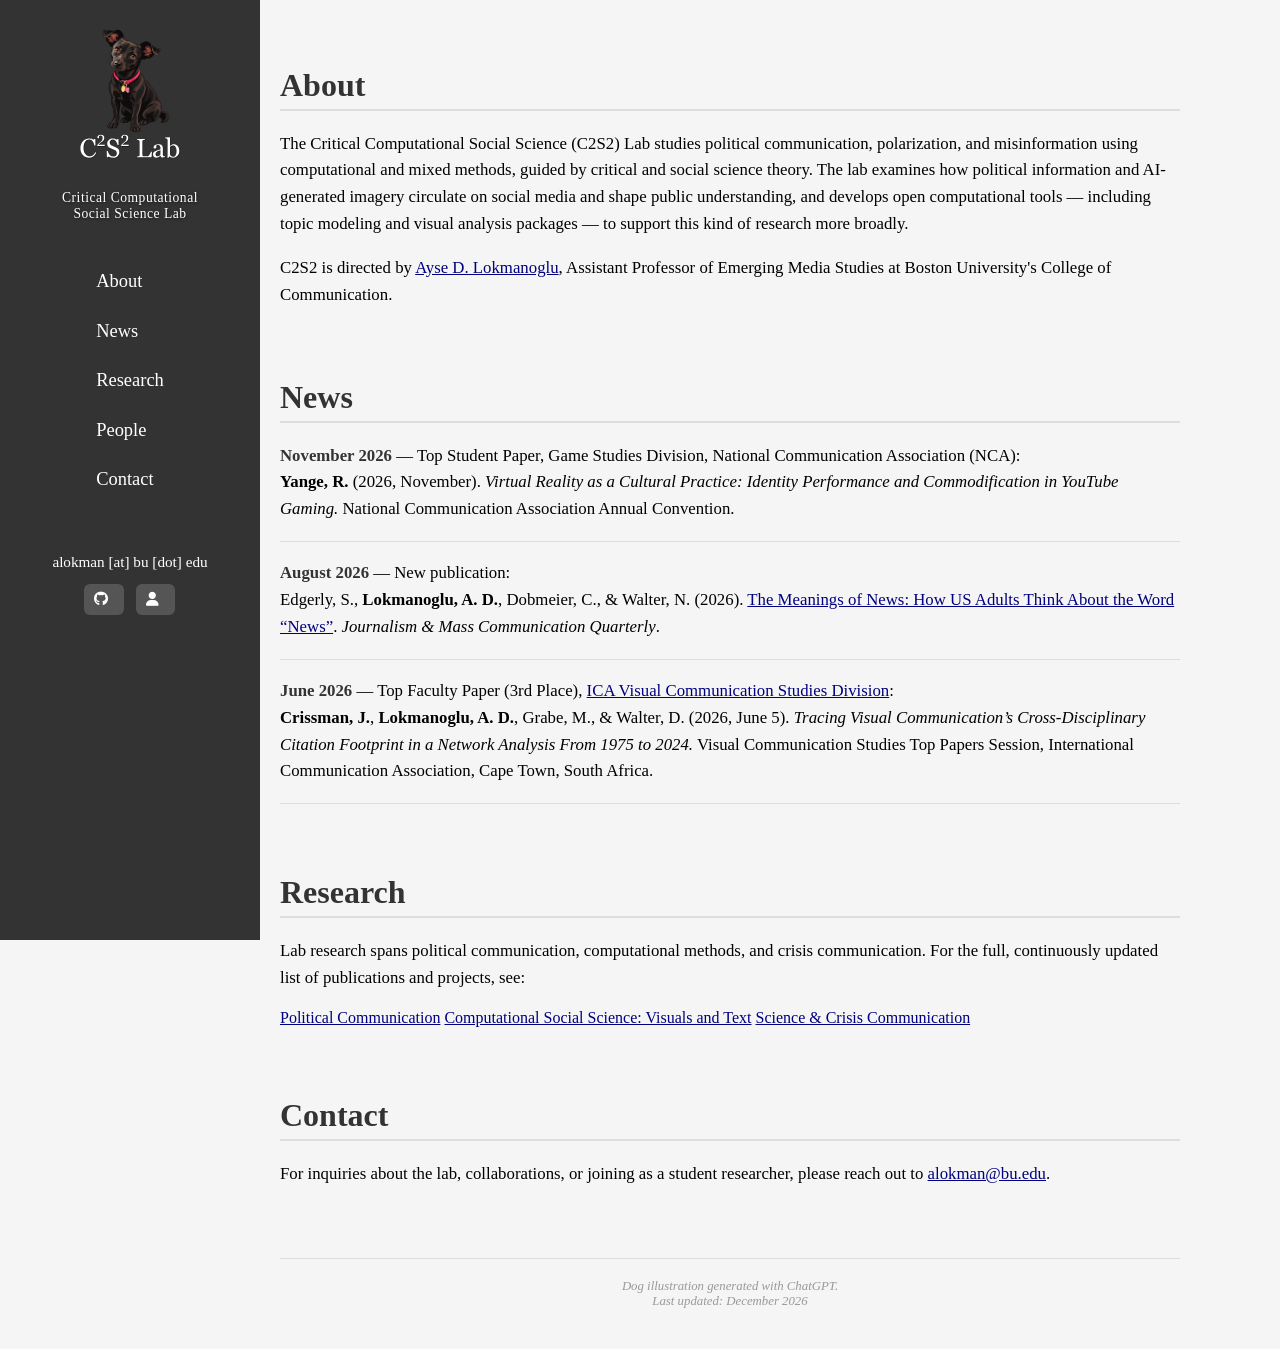
<file: index.html>
<!DOCTYPE html>
<html lang="en">
<head>
  <meta charset="UTF-8">
  <meta name="viewport" content="width=device-width, initial-scale=1.0">
  <title>C2S2 Lab</title>
  <link rel="stylesheet" href="style.css">
  <link rel="stylesheet" href="https://cdnjs.cloudflare.com/ajax/libs/font-awesome/6.5.0/css/all.min.css">
</head>
<body>
  <aside class="sidebar">
    <div class="sidebar-brand">
      <img class="sidebar-brand-img" src="img/C2S2.svg" alt="C2S2 Lab logo with mascot dog">
    </div>
    <div class="sidebar-tagline">Critical Computational<br>Social Science Lab</div>
    <nav>
      <ul>
        <li><a href="index.html#about">About</a></li>
        <li><a href="index.html#news">News</a></li>
        <li><a href="index.html#research">Research</a></li>
        <li><a href="people.html">People</a></li>
        <li><a href="index.html#contact">Contact</a></li>
      </ul>
    </nav>
    <div class="contact-info">
      <p>alokman [at] bu [dot] edu</p>
      <div class="social-links">
        <a href="https://github.com/aysedeniz09/C2S2" target="_blank"><i class="fab fa-github"></i></a>
        <a href="https://aysedeniz09.github.io/" target="_blank"><i class="fas fa-user"></i></a>
      </div>
    </div>
  </aside>

  <main class="main-content">
    <section id="about">
      <h2>About</h2>
      <p>
        The Critical Computational Social Science (C2S2) Lab studies political communication, polarization, and
        misinformation using computational and mixed methods, guided by critical and social science theory. The
        lab examines how political information and AI-generated imagery circulate on social media and shape
        public understanding, and develops open computational tools &mdash; including topic modeling and visual
        analysis packages &mdash; to support this kind of research more broadly.
      </p>
      <p>
        C2S2 is directed by <a href="https://aysedeniz09.github.io/" target="_blank">Ayse D. Lokmanoglu</a>,
        Assistant Professor of Emerging Media Studies at Boston University's College of Communication.
      </p>
    </section>

    <section id="news">
      <h2>News</h2>
      <ul class="news-list">
  <li>
    <span class="news-date">November 2026</span> &mdash; Top Student Paper, Game Studies Division, National Communication Association (NCA):<br>
    <strong>Yange, R.</strong> (2026, November). <em>Virtual Reality as a Cultural Practice: Identity Performance and Commodification in YouTube Gaming.</em> National Communication Association Annual Convention.
  </li>
  <li>
    <span class="news-date">August 2026</span> &mdash; New publication:<br>
    Edgerly, S., <strong>Lokmanoglu, A. D.</strong>, Dobmeier, C., &amp; Walter, N. (2026). <a href="https://journals.sagepub.com/doi/10.1177/10776990261471546" target="_blank">The Meanings of News: How US Adults Think About the Word &ldquo;News&rdquo;</a>. <em>Journalism &amp; Mass Communication Quarterly</em>.
  </li>
  <li>
    <span class="news-date">June 2026</span> &mdash; Top Faculty Paper (3rd Place), <a href="https://icavisualcommunicationstudies.com/" target="_blank">ICA Visual Communication Studies Division</a>:<br>
    <strong>Crissman, J.</strong>, <strong>Lokmanoglu, A. D.</strong>, Grabe, M., &amp; Walter, D. (2026, June 5). <em>Tracing Visual Communication&rsquo;s Cross-Disciplinary Citation Footprint in a Network Analysis From 1975 to 2024.</em> Visual Communication Studies Top Papers Session, International Communication Association, Cape Town, South Africa.
  </li>
</ul>
      </ul>
    </section>

    <section id="research">
      <h2>Research</h2>
      <p>
        Lab research spans political communication, computational methods, and crisis communication. For the full,
        continuously updated list of publications and projects, see:
      </p>
      <div class="projects-grid">
        <a href="https://aysedeniz09.github.io/projects/political_communication.html" target="_blank" class="project-card">Political Communication</a>
        <a href="https://aysedeniz09.github.io/projects/css_visuals_text.html" target="_blank" class="project-card">Computational Social Science: Visuals and Text</a>
        <a href="https://aysedeniz09.github.io/projects/science_crisis.html" target="_blank" class="project-card">Science &amp; Crisis Communication</a>
      </div>
    </section>

    <section id="contact">
      <h2>Contact</h2>
      <p>
        For inquiries about the lab, collaborations, or joining as a student researcher, please reach out to
        <a href="mailto:alokman@bu.edu">alokman@bu.edu</a>.
      </p>
    </section>

    <footer class="site-footer">
      Dog illustration generated with ChatGPT.<br>
      Last updated: <span id="last-updated">&hellip;</span>
    </footer>
  </main>

  <script>
    fetch(document.location.href, { method: 'HEAD' })
      .then(res => {
        const lastModified = res.headers.get('Last-Modified');
        if (lastModified) {
          const date = new Date(lastModified);
          const formatted = date.toLocaleDateString('en-US', { year: 'numeric', month: 'long' });
          document.getElementById('last-updated').textContent = formatted;
        } else {
          document.getElementById('last-updated').textContent = 'recently';
        }
      })
      .catch(() => {
        document.getElementById('last-updated').textContent = 'recently';
      });
  </script>
</body>
</html>
</file>
<file: style.css>
/* Sidebar Styling (adapted from aysedeniz09.github.io) */
.sidebar {
  position: fixed;
  width: 220px;
  min-height: 100vh;
  background-color: #333;
  color: #fff;
  padding: 20px;
  display: flex;
  flex-direction: column;
  justify-content: flex-start;
  align-items: center;
}

.sidebar-brand {
  display: flex;
  justify-content: center;
  width: 100%;
  margin-bottom: 0;
}

.sidebar-brand-img {
  width: 170px;
  height: 170px;
  border-radius: 50%;
  object-fit: cover;
}

.sidebar-tagline {
  font-size: 0.85em;
  text-align: center;
  color: #fff;
  font-family: Georgia, serif;
  margin-top: 0;
  margin-bottom: 25px;
  letter-spacing: 0.5px;
  text-shadow: 1px 1px 3px rgba(0, 0, 0, 0.5);
}

.site-footer {
  text-align: center;
  font-size: 0.8em;
  font-style: italic;
  color: #999;
  margin-top: 50px;
  padding-top: 20px;
  border-top: 1px solid #ddd;
}

.sidebar nav ul {
  list-style: none;
  padding: 0;
}

.sidebar nav ul li {
  margin: 20px 0;
}

.sidebar nav ul li a {
  color: #fff;
  text-decoration: none;
  font-size: 1.1em;
  transition: color 0.3s;
}

.sidebar nav ul li a:hover {
  color: #ccc;
}

.contact-info {
  text-align: center;
  margin-top: 20px;
}

.contact-info p {
  margin-bottom: 10px;
  font-size: 0.95em;
}

.social-links {
  display: flex;
  flex-wrap: wrap;
  justify-content: center;
  gap: 12px;
}

.social-links a {
  display: flex;
  align-items: center;
  justify-content: center;
  background-color: #555;
  color: white;
  text-decoration: none;
  padding: 8px 10px;
  border-radius: 6px;
  font-size: 0.9em;
  transition: background 0.3s;
}

.social-links a:hover {
  background-color: #777;
}

.social-links i {
  margin-right: 6px;
}

/* Main Content */
body {
  display: flex;
  margin: 0;
  font-family: Georgia, serif;
  background-color: #f5f5f5;
  scroll-behavior: smooth;
}

.main-content {
  margin-left: 240px;
  padding: 40px;
  max-width: 900px;
}

h2 {
  font-size: 2em;
  margin-bottom: 20px;
  color: #333;
  border-bottom: 2px solid #ddd;
  padding-bottom: 5px;
}

h3 {
  font-size: 1.4em;
  margin-top: 30px;
  color: #333;
}

p, li {
  font-size: 1.05em;
  line-height: 1.6;
}

section {
  margin-bottom: 70px;
}

a {
  color: navy;
}

a:hover {
  color: #0056b3;
}

.research-areas {
  list-style: disc;
  margin-left: 20px;
}

.research-areas li {
  margin-bottom: 10px;
}

.news-list {
  list-style: none;
  padding: 0;
}

.news-list li {
  margin-bottom: 18px;
  padding-bottom: 18px;
  border-bottom: 1px solid #ddd;
}

.news-date {
  font-weight: bold;
  color: #333;
}


.person-card {
  display: flex;
  gap: 20px;
  background: #fff;
  padding: 20px;
  border-radius: 8px;
  box-shadow: 0 4px 8px rgba(0,0,0,0.05);
  margin-bottom: 25px;
  align-items: flex-start;
}

.person-photo {
  width: 100px;
  height: 100px;
  border-radius: 50%;
  object-fit: cover;
  flex-shrink: 0;
  border: 3px solid #ddd;
}

.person-info h4 {
  margin: 0 0 4px;
  font-size: 1.3em;
  color: #333;
}

.person-info h4 a {
  color: inherit;
  text-decoration: none;
}

.person-info h4 a:hover {
  text-decoration: underline;
}

.person-role {
  font-style: italic;
  color: #666;
  margin: 0 0 10px;
}

.person-info p {
  margin: 0 0 8px;
}

.people-note {
  background: #fff;
  border-left: 4px solid #333;
  padding: 15px 20px;
  border-radius: 4px;
  font-style: italic;
  color: #555;
}

/* Mobile Responsive */
@media (max-width: 768px) {
  body {
    display: block;
  }

  .sidebar {
    position: static;
    width: auto;
    min-height: auto;
  }

  .main-content {
    margin-left: 0;
    padding: 20px;
    max-width: 100%;
  }
}
</file>
